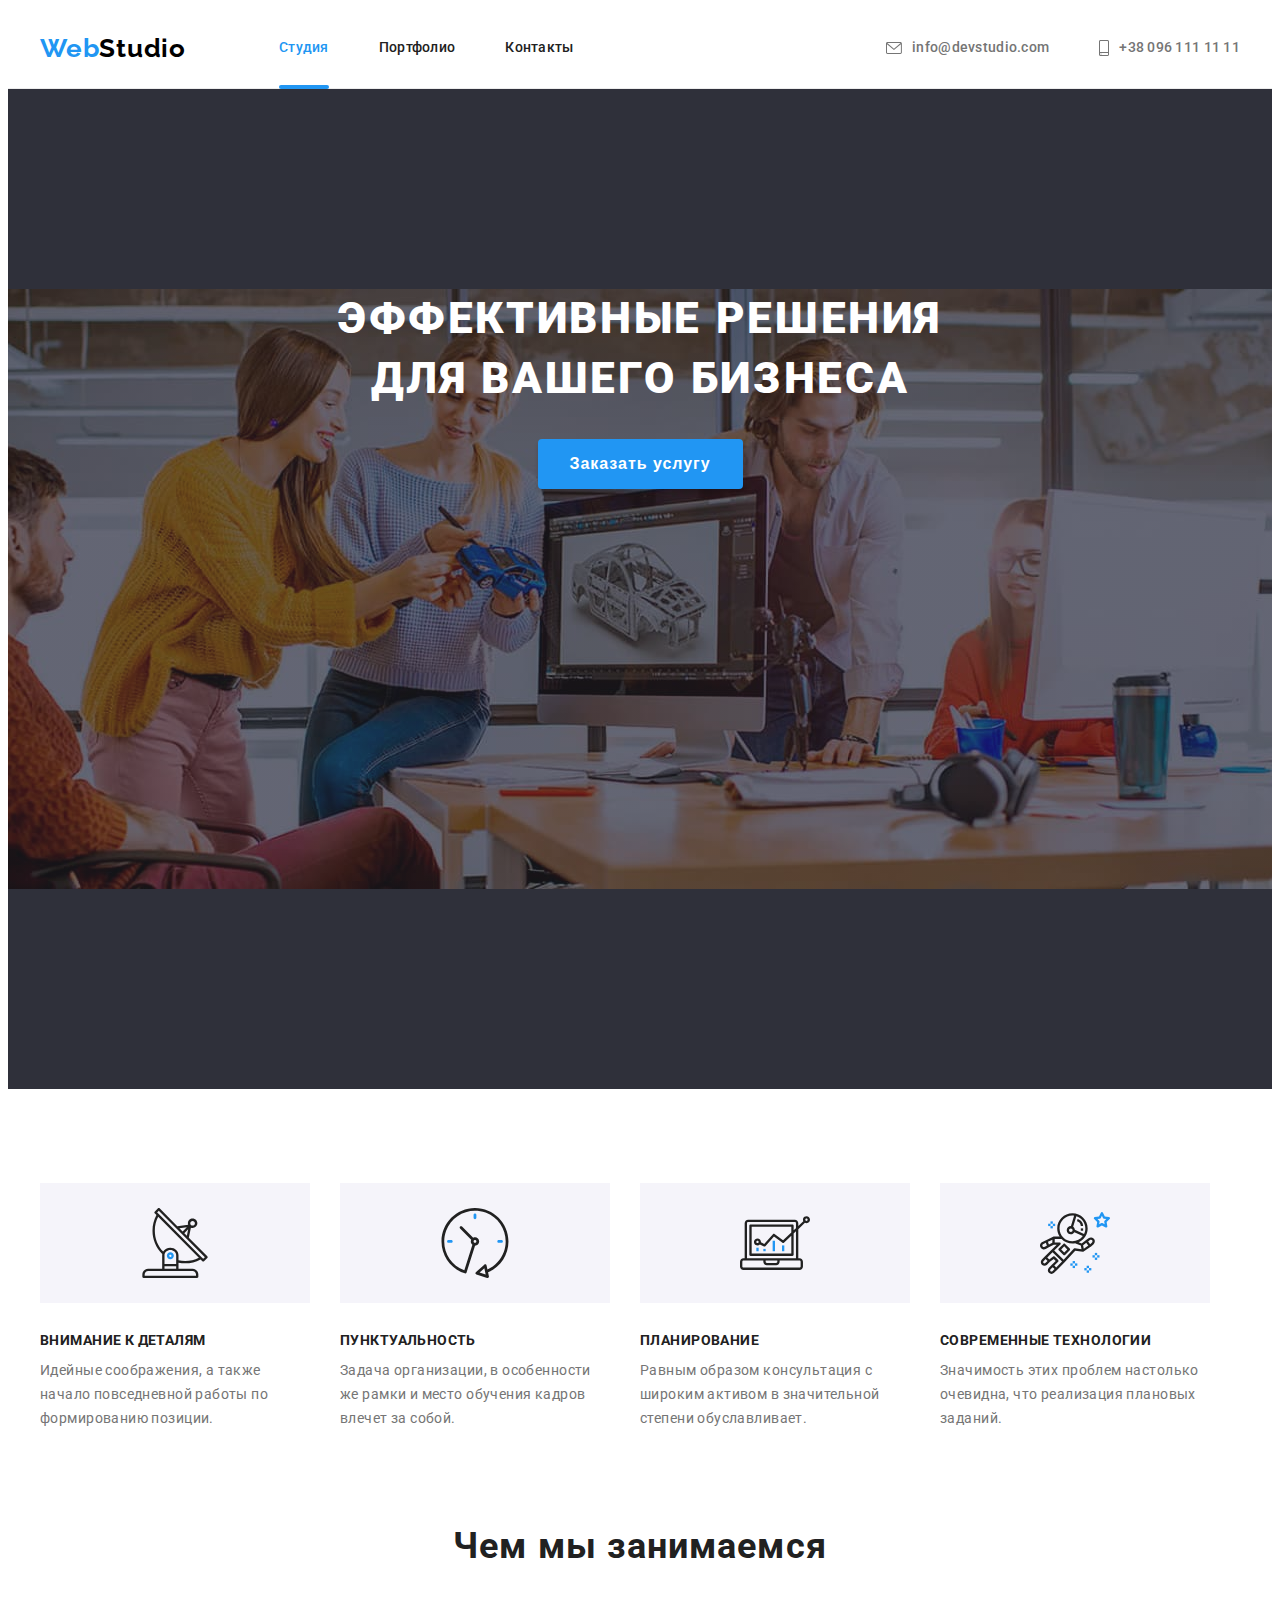
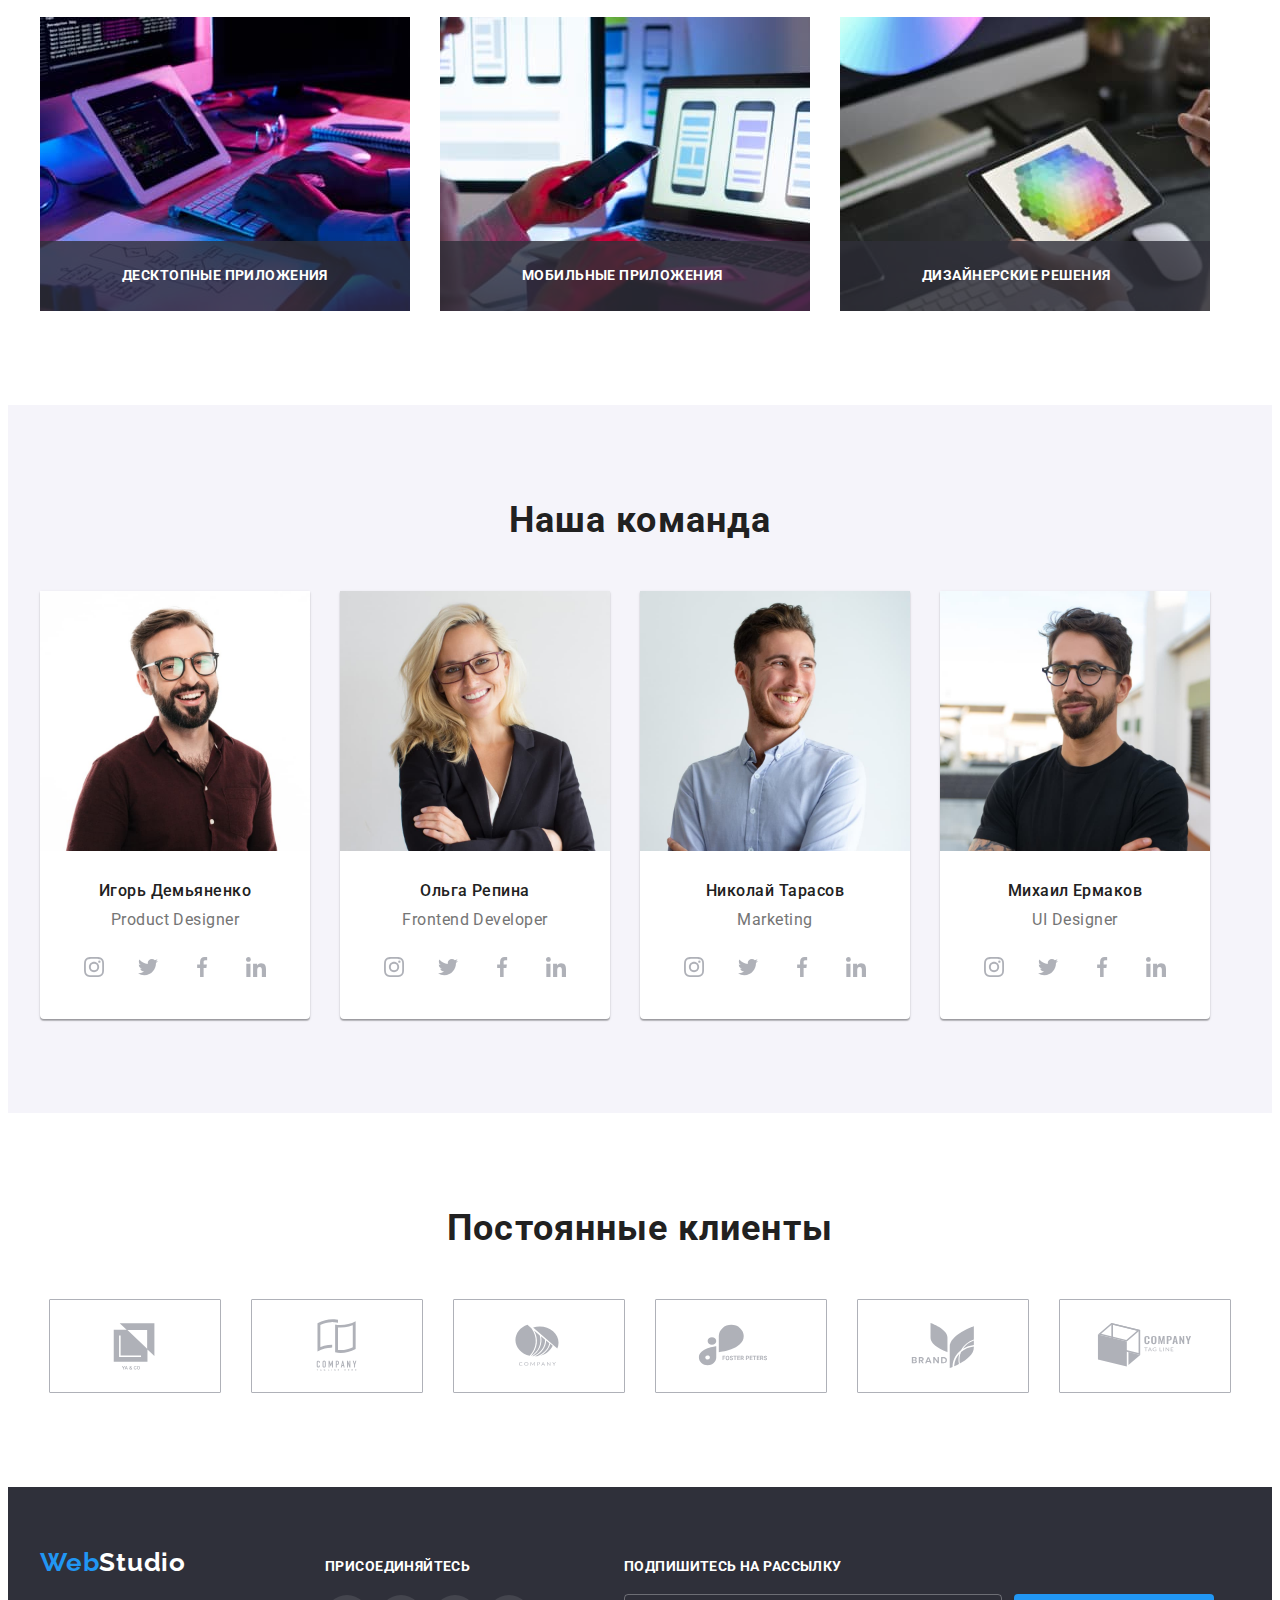
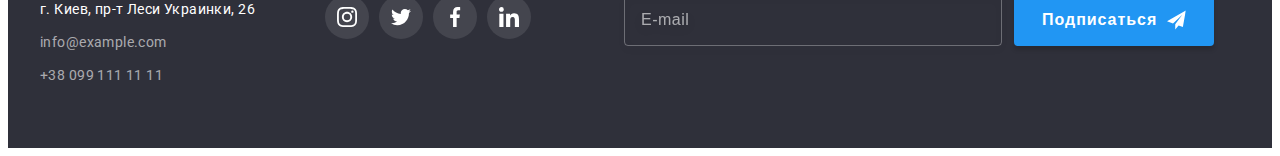
<file: index.html>
<!DOCTYPE html>
<html lang="ru">
  <head>
    <meta charset="UTF-8" />
    <meta http-equiv="X-UA-Compatible" content="IE=edge" />
    <meta name="viewport" content="width=device-width, initial-scale=1.0" />
    <title>Студия</title>

    <!--Fonts-->
    <link rel="preconnect" href="https://fonts.googleapis.com" />
    <link rel="preconnect" href="https://fonts.gstatic.com" crossorigin />
    <link
      href="https://fonts.googleapis.com/css2?family=Raleway:wght@700&family=Roboto:wght@400;500;700;900&display=swap"
      rel="stylesheet"
    />

    <!--Normalize-->
    <link
      rel="stylesheet"
      href="https://cdnjs.cloudflare.com/ajax/libs/modern-normalize/1.1.0/modern-normalize.min.css"
      integrity="sha512-wpPYUAdjBVSE4KJnH1VR1HeZfpl1ub8YT/NKx4PuQ5NmX2tKuGu6U/JRp5y+Y8XG2tV+wKQpNHVUX03MfMFn9Q=="
      crossorigin="anonymous"
      referrerpolicy="no-referrer"
    />

    <!--Styles-->
    <!-- <link rel="stylesheet" href="./css/styles.css" /> -->
    <link rel="stylesheet" href="./css/main.min.css">
  </head>

  <body>
    <!--Шапка сайта-->
    <header class="header">
      <div class="container header__container">
        <a class="site-logo" href="./index.html"><span class="site-logo__web">Web</span>Studio</a>
        <nav>
          <ul class="site-nav list">
            <li class="site-nav__item">
              <a class="site-nav__link site-nav--studio current" href="">Студия</a>
            </li>
            <li class="site-nav__item">
              <a class="site-nav__link" href="./portfolio.html">Портфолио</a>
            </li>
            <li class="site-nav__item">
              <a class="site-nav__link" href="">Контакты</a>
            </li>
          </ul>
        </nav>
        <ul class="auth-nav list">
          <li class="auth-nav__item--mail">
            <a class="auth-nav__link" href="mailto:info@devstudio.com">
              <svg class="auth-nav__icon" width="16" height="12">
                <use href="./images/svg-icon/icons/sprite.svg#icon-envelope"></use>
              </svg>
              info@devstudio.com
            </a>
          </li>
          <li class="auth-nav__item--tel">
            <a class="auth-nav__link" href="tel:+380961111111">
              <svg class="auth-nav__icon" width="10" height="32">
                <use href="./images/svg-icon/icons/sprite.svg#icon-smartphone"></use>
              </svg>
              +38 096 111 11 11</a
            >
          </li>
        </ul>
      </div>
    </header>

    <main>
      <!--Эффективные решения для вашего бизнеса-->
      <section class="hero hero-overlay">
        <div class="container">
          <h1 class="hero-head">Эффективные решения для вашего бизнеса</h1>
          <button class="buttom-order" type="button" data-modal-open>Заказать услугу</button>
          <div class="backdrop is-hidden" data-modal>
            <div class="modal-wrapper">
              <button class="modal-btn" data-modal-close>
                <svg
                  class="modal-btn-focus"
                  xmlns="http://www.w3.org/2000/svg"
                  viewbox="0 0 320 512"
                  width="18"
                  height="18"
                >
                  <path
                    d="M310.6 361.4c12.5 12.5 12.5 32.75 0 45.25C304.4 412.9 296.2 416 288 416s-16.38-3.125-22.62-9.375L160 301.3L54.63 406.6C48.38 412.9 40.19 416 32 416S15.63 412.9 9.375 406.6c-12.5-12.5-12.5-32.75 0-45.25l105.4-105.4L9.375 150.6c-12.5-12.5-12.5-32.75 0-45.25s32.75-12.5 45.25 0L160 210.8l105.4-105.4c12.5-12.5 32.75-12.5 45.25 0s12.5 32.75 0 45.25l-105.4 105.4L310.6 361.4z"
                  />
                </svg>
              </button>

              <!-- <form class="modal-form"></form> -->
              <strong class="form-head"> Оставьте свои данные, мы вам перезвоним </strong>

              <!-- Особисті дані користувача -->
              <form class="modal-form">
                <label class="form-modal-group">
                  <span class="form-modal-label">Имя</span>
                  <input
                    class="form-modal-input"
                    type="text"
                    placeholder=""
                    minlength="3"
                    name="user-name"
                  />
                  <span class="warning">
                    Имя должно состять минимум из 3 символов
                    <svg class="warning-icon" width="15" height="15">
                      <use href=".//images/svg-icon/form-icon/form-sprite.svg#icon-warning"></use>
                    </svg>
                  </span>
                  <span class="error">
                    Вы ввели не коректные данныее
                    <svg class="error-icon" width="15" height="15">
                      <use href=".//images/svg-icon/form-icon/form-sprite.svg#icon-error"></use>
                    </svg>
                  </span>
                  <svg class="form-modal-icon" width="18" height="18">
                    <use href=".//images/svg-icon/form-icon/form-sprite.svg#icon-person"></use>
                  </svg>
                </label>

                <label class="form-modal-group">
                  <span class="form-modal-label">Телефон</span>
                  <input
                    class="form-modal-input"
                    type="tel"
                    id="user-tel"
                    placeholder=""
                    minlength="12"
                    name="user-tel"
                  />
                  <span class="warning">
                    Введите номер телефона в формате +38 099 123 45 67
                    <svg class="warning-icon" width="15" height="15">
                      <use href=".//images/svg-icon/form-icon/form-sprite.svg#icon-warning"></use>
                    </svg>
                  </span>
                  <span class="error">
                    Вы ввели не коректные данныее
                    <svg class="error-icon" width="15" height="15">
                      <use href=".//images/svg-icon/form-icon/form-sprite.svg#icon-error"></use>
                    </svg>
                  </span>
                  <svg class="form-modal-icon" width="18" height="18">
                    <use href=".//images/svg-icon/form-icon/form-sprite.svg#icon-phone"></use>
                  </svg>
                </label>

                <label class="form-modal-group">
                  <span class="form-modal-label">Почта</span>
                  <input
                    class="form-modal-input"
                    type="email"
                    id="user-email"
                    placeholder=""
                    minlength="5"
                    name="user-email"
                  />
                  <span class="warning">
                    Введите email в формате name@gmail.com
                    <svg class="warning-icon" width="15" height="15">
                      <use href=".//images/svg-icon/form-icon/form-sprite.svg#icon-warning"></use>
                    </svg>
                  </span>
                  <span class="error">
                    Вы ввели не коректные данныее
                    <svg class="error-icon" width="15" height="15">
                      <use href=".//images/svg-icon/form-icon/form-sprite.svg#icon-error"></use>
                    </svg>
                  </span>
                  <svg class="form-modal-icon" width="18" height="18">
                    <use href=".//images/svg-icon/form-icon/form-sprite.svg#icon-email"></use>
                  </svg>
                </label>

                <!-- Коментарі (залиште коментар) -->
                <label class="form-modal-group form-modal-group-coment">
                  <span class="form-modal-label">Комментарий</span>
                  <textarea
                    class="form-message"
                    name="form-message"
                    id="user-message"
                    cols="30"
                    rows="3"
                    placeholder="Введите текст"
                  ></textarea>
                </label>

                <!-- Політика приватності (checkbox) -->
                <label class="form-policy-group">
                  <input class="checkbox vissual-hidden" type="checkbox" />
                  <span class="custom-checkbox">
                    <svg class="custom-checkbox-icon" width="16" height="15">
                      <use href=".//images/svg-icon/form-icon/form-sprite.svg#icon-check"></use>
                    </svg>
                  </span>
                  <span class="form-policy-desc">
                    Соглашаюсь с рассылкой и принимаю
                    <a class="form-policy-link" href=""> Условия договора </a>
                  </span>
                </label>

                <!-- Кнопка відправки -->
                <button class="buttom-order submit-btn" type="submit">Oтправить</button>
              </form>
            </div>
          </div>
        </div>
      </section>

      <!--Особенности-->
      <section class="section peculiarities-section">
        <div class="container">
          <h2 class="head vissual-hidden">Особенности</h2>
          <ul class="list peculiarities-list">
            <li class="peculiarties-list-box icon-antenna">
              <h3 class="peculiarities-title">Внимание к деталям</h3>
              <p class="peculiarities-text">
                Идейные соображения, а также начало повседневной работы по формированию позиции.
              </p>
            </li>
            <li class="peculiarties-list-box icon-clock">
              <h3 class="peculiarities-title">Пунктуальность</h3>
              <p class="peculiarities-text">
                Задача организации, в особенности же рамки и место обучения кадров влечет за собой.
              </p>
            </li>
            <li class="peculiarties-list-box icon-diagram">
              <h3 class="peculiarities-title">Планирование</h3>
              <p class="peculiarities-text">
                Равным образом консультация с широким активом в значительной степени обуславливает.
              </p>
            </li>
            <li class="peculiarties-list-box icon-astronaut">
              <h3 class="peculiarities-title">Современные технологии</h3>
              <p class="peculiarities-text">
                Значимость этих проблем настолько очевидна, что реализация плановых заданий.
              </p>
            </li>
          </ul>
        </div>
      </section>

      <!--Чем мы занимаемся-->
      <section class="section">
        <div class="container">
          <h2 class="our-team__head">Чем мы занимаемся</h2>
          <ul class="list section-what-we-do">
            <li class="section-what-we-do-list">
              <img class="" src="./images/img1.jpg" alt="Верстка" width="370" height="294" />
              <p class="list-description">Десктопные приложения</p>
            </li>
            <li class="section-what-we-do-list">
              <img src="./images/img2.jpg" alt="Оптимизация" width="370" height="294" />
              <p class="list-description">Мобильные приложения</p>
            </li>
            <li class="section-what-we-do-list">
              <img src="./images/img3.jpg" alt="Дизайн" width="370" height="294" />
              <p class="list-description">Дизайнерские решения</p>
            </li>
          </ul>
        </div>
      </section>

      <!--Наша команда-->
      <section class="our-team section">
        <div class="container">
          <h2 class="our-team__head">Наша команда</h2>
          <ul class="list our-team__list">
            <li class="our-team__surnames">
              <img src="./images/demianenko.jpg" alt="Игорь Демьяненко" width="270" height="260" />
              <div class="our-team__box">
                <h3 class="our-team__full-name">Игорь Демьяненко</h3>
                <p class="our-team__position" lang="en">Product Designer</p>
                <ul class="socials__list list">
                  <li class="socials__item link">
                    <a
                      class="social__link"
                      href="http://www.instagram.com"
                      target="_blank"
                      rel="noopener noreferrer"
                      aria-label="instagram icon"
                    >
                      <svg class="socials__icon" width="20" height="20">
                        <use href="./images/svg-icon/icons/sprite.svg#icon-instagram"></use>
                      </svg>
                    </a>
                  </li>
                  <li class="socials__item link">
                    <a
                      class="social__link"
                      href="http://twitter.com"
                      target="_blank"
                      rel="noopener noreferrer"
                      aria-label="twitter icon"
                    >
                      <svg class="socials__icon" width="20" height="20">
                        <use href="./images/svg-icon/icons/sprite.svg#icon-twitter"></use>
                      </svg>
                    </a>
                  </li>
                  <li class="socials__item link">
                    <a
                      class="social__link"
                      href="http://www.facebook.com"
                      target="_blank"
                      rel="noopener noreferrer"
                      aria-label="facebook icon"
                    >
                      <svg class="socials__icon" width="20" height="20">
                        <use href="./images/svg-icon/icons/sprite.svg#icon-facebook"></use>
                      </svg>
                    </a>
                  </li>
                  <li class="socials__item link">
                    <a
                      class="social__link"
                      href="http://www.linkedin.com"
                      target="_blank"
                      rel="noopener noreferrer"
                      aria-label="linkedinn icon"
                    >
                      <svg class="socials__icon" width="20" height="20">
                        <use href="./images/svg-icon/icons/sprite.svg#icon-linkedin"></use>
                      </svg>
                    </a>
                  </li>
                </ul>
              </div>
            </li>
            <li class="our-team__surnames">
              <img src="./images/repina.jpg" alt="Ольга Репина" width="270" height="260" />
              <div class="our-team__box">
                <h3 class="our-team__full-name">Ольга Репина</h3>
                <p class="our-team__position" lang="en">Frontend Developer</p>
                <ul class="socials__list list">
                  <li class="socials__item link">
                    <a
                      class="social__link"
                      href="http://www.instagram.com"
                      target="_blank"
                      rel="noopener noreferrer"
                      aria-label="instagram icon"
                    >
                      <svg class="socials__icon" width="20" height="20">
                        <use href="./images/svg-icon/icons/sprite.svg#icon-instagram"></use>
                      </svg>
                    </a>
                  </li>
                  <li class="socials__item link">
                    <a
                      class="social__link"
                      href="http://twitter.com"
                      target="_blank"
                      rel="noopener noreferrer"
                      aria-label="twitter icon"
                    >
                      <svg class="socials__icon" width="20" height="20">
                        <use href="./images/svg-icon/icons/sprite.svg#icon-twitter"></use>
                      </svg>
                    </a>
                  </li>
                  <li class="socials__item link">
                    <a
                      class="social__link"
                      href="http://www.facebook.com"
                      target="_blank"
                      rel="noopener noreferrer"
                      aria-label="facebook icon"
                    >
                      <svg class="socials__icon" width="20" height="20">
                        <use href="./images/svg-icon/icons/sprite.svg#icon-facebook"></use>
                      </svg>
                    </a>
                  </li>
                  <li class="socials__item link">
                    <a
                      class="social__link"
                      href="http://www.linkedin.com"
                      target="_blank"
                      rel="noopener noreferrer"
                      aria-label="linkedinn icon"
                    >
                      <svg class="socials__icon" width="20" height="20">
                        <use href="./images/svg-icon/icons/sprite.svg#icon-linkedin"></use>
                      </svg>
                    </a>
                  </li>
                </ul>
              </div>
            </li>
            <li class="our-team__surnames">
              <img src="./images/tarasov.jpg" alt="Николай Тарасов" width="270" height="260" />
              <div class="our-team__box">
                <h3 class="our-team__full-name">Николай Тарасов</h3>
                <p class="our-team__position" lang="en">Marketing</p>
                <ul class="socials__list list">
                  <li class="socials__item link">
                    <a
                      class="social__link"
                      href="http://www.instagram.com"
                      target="_blank"
                      rel="noopener noreferrer"
                      aria-label="instagram icon"
                    >
                      <svg class="socials__icon" width="20" height="20">
                        <use href="./images/svg-icon/icons/sprite.svg#icon-instagram"></use>
                      </svg>
                    </a>
                  </li>
                  <li class="socials__item link">
                    <a
                      class="social__link"
                      href="http://twitter.com"
                      target="_blank"
                      rel="noopener noreferrer"
                      aria-label="twitter icon"
                    >
                      <svg class="socials__icon" width="20" height="20">
                        <use href="./images/svg-icon/icons/sprite.svg#icon-twitter"></use>
                      </svg>
                    </a>
                  </li>
                  <li class="socials__item link">
                    <a
                      class="social__link"
                      href="http://www.facebook.com"
                      target="_blank"
                      rel="noopener noreferrer"
                      aria-label="facebook icon"
                    >
                      <svg class="socials__icon" width="20" height="20">
                        <use href="./images/svg-icon/icons/sprite.svg#icon-facebook"></use>
                      </svg>
                    </a>
                  </li>
                  <li class="socials__item link">
                    <a
                      class="social__link"
                      href="http://www.linkedin.com"
                      target="_blank"
                      rel="noopener noreferrer"
                      aria-label="linkedinn icon"
                    >
                      <svg class="socials__icon" width="20" height="20">
                        <use href="./images/svg-icon/icons/sprite.svg#icon-linkedin"></use>
                      </svg>
                    </a>
                  </li>
                </ul>
              </div>
            </li>
            <li class="our-team__surnames">
              <img src="./images/ermakov.jpg" alt="Михаил Ермаков" width="270" height="260" />
              <div class="our-team__box">
                <h3 class="our-team__full-name">Михаил Ермаков</h3>
                <p class="our-team__position" lang="en">UI Designer</p>
                <ul class="socials__list list">
                  <li class="socials__item link">
                    <a
                      class="social__link"
                      href="http://www.instagram.com"
                      target="_blank"
                      rel="noopener noreferrer"
                      aria-label="instagram icon"
                    >
                      <svg class="socials__icon" width="20" height="20">
                        <use href="./images/svg-icon/icons/sprite.svg#icon-instagram"></use>
                      </svg>
                    </a>
                  </li>
                  <li class="socials__item link">
                    <a
                      class="social__link"
                      href="http://twitter.com"
                      target="_blank"
                      rel="noopener noreferrer"
                      aria-label="twitter icon"
                    >
                      <svg class="socials__icon" width="20" height="20">
                        <use href="./images/svg-icon/icons/sprite.svg#icon-twitter"></use>
                      </svg>
                    </a>
                  </li>
                  <li class="socials__item link">
                    <a
                      class="social__link"
                      href="http://www.facebook.com"
                      target="_blank"
                      rel="noopener noreferrer"
                      aria-label="facebook icon"
                    >
                      <svg class="socials__icon" width="20" height="20">
                        <use href="./images/svg-icon/icons/sprite.svg#icon-facebook"></use>
                      </svg>
                    </a>
                  </li>
                  <li class="socials__item link">
                    <a
                      class="social__link"
                      href="http://www.linkedin.com"
                      target="_blank"
                      rel="noopener noreferrer"
                      aria-label="linkedinn icon"
                    >
                      <svg class="socials__icon" width="20" height="20">
                        <use href="./images/svg-icon/icons/sprite.svg#icon-linkedin"></use>
                      </svg>
                    </a>
                  </li>
                </ul>
              </div>
            </li>
          </ul>
        </div>
      </section>

      <!-- Постоянные клиенты -->
      <section class="section">
        <div class="container">
          <h2 class="regular-customers-head">Постоянные клиенты</h2>
          <ul class="regular-customers-list list">
            <li class="regular-customers-item">
              <a
                class="regular-customers-link"
                href="http://www.ya&co.com"
                target="_blank"
                rel="noopener noreferrer"
                aria-label="ya&co company icon"
              >
                <svg class="regular-customers-icon" width="106" height="60">
                  <use href="./images/svg-icon/icons/sprite.svg#icon-logo-yaco"></use>
                </svg>
              </a>
            </li>
            <li class="regular-customers-item">
              <a
                class="regular-customers-link"
                href="http://www.farline.com"
                target="_blank"
                rel="noopener noreferrer"
                aria-label="farline company icon"
              >
                <svg class="regular-customers-icon" width="106" height="60">
                  <use href="./images/svg-icon/icons/sprite.svg#icon-logo-company-fagline"></use>
                </svg>
              </a>
            </li>
            <li class="regular-customers-item">
              <a
                class="regular-customers-link"
                href="http://www.company.com"
                target="_blank"
                rel="noopener noreferrer"
                aria-label="company icon"
              >
                <svg class="regular-customers-icon" width="106" height="60">
                  <use href="./images/svg-icon/icons/sprite.svg#icon-logo-company"></use>
                </svg>
              </a>
            </li>
            <li class="regular-customers-item">
              <a
                class="regular-customers-link"
                href="http://www.foster.com"
                target="_blank"
                rel="noopener noreferrer"
                aria-label="foster peters company icon"
              >
                <svg class="regular-customers-icon" width="106" height="60">
                  <use href="./images/svg-icon/icons/sprite.svg#icon-logo-foster-petrs"></use>
                </svg>
              </a>
            </li>
            <li class="regular-customers-item">
              <a
                class="regular-customers-link"
                href="http://www.brand.com"
                target="_blank"
                rel="noopener noreferrer"
                aria-label="brand company icon"
              >
                <svg class="regular-customers-icon" width="106" height="60">
                  <use href="./images/svg-icon/icons/sprite.svg#icon-logo-brand"></use>
                </svg>
              </a>
            </li>
            <li class="regular-customers-item">
              <a
                class="regular-customers-link"
                href="http://www.tag-line.com"
                target="_blank"
                rel="noopener noreferrer"
                aria-label="tag line company icon"
              >
                <svg class="regular-customers-icon" width="106" height="60">
                  <use href="./images/svg-icon/icons/sprite.svg#icon-logo-tag-line"></use>
                </svg>
              </a>
            </li>
          </ul>
        </div>
      </section>
    </main>

    <!--Footer-->
    <footer class="footer">
      <div class="container footer__container">
        <div class="footer__right">
          <a class="site-logo site-logo__footer" href="./index.html"
            ><span class="site-logo__web">Web</span><span class="site-logo__studio">Studio</span></a
          >
          <address class="address-section">
            <p class="address__text">г. Киев, пр-т Леси Украинки, 26</p>
            <ul class="address__list list">
              <li class="address__item--footer">
                <a class="address__link" href="mailto:info@example.com">info@example.com</a>
              </li>
              <li class="address__item--footer">
                <a class="address__link" href="tel:+380991111111">+38 099 111 11 11</a>
              </li>
            </ul>
          </address>
        </div>

        <div class="footer__left">
          <h3 class="join__head">Присоединяйтесь</h3>
          <ul class="list join__list">
            <li class="join__item link">
              <a
                class="join__link"
                href="http://www.instagram.com"
                target="_blank"
                rel="noopener noreferrer"
                aria-label="instagram icon"
              >
                <svg class="join__icon" width="20" height="20">
                  <use href="./images/svg-icon/icons/sprite.svg#icon-instagram"></use>
                </svg>
              </a>
            </li>
            <li class="join__item link">
              <a
                class="join__link"
                href="http://twitter.com"
                target="_blank"
                rel="noopener noreferrer"
                aria-label="twitter icon"
              >
                <svg class="join__icon" width="20" height="20">
                  <use href="./images/svg-icon/icons/sprite.svg#icon-twitter"></use>
                </svg>
              </a>
            </li>
            <li class="join__item link">
              <a
                class="join__link"
                href="http://www.facebook.com"
                target="_blank"
                rel="noopener noreferrer"
                aria-label="facebook icon"
              >
                <svg class="join__icon" width="20" height="20">
                  <use href="./images/svg-icon/icons/sprite.svg#icon-facebook"></use>
                </svg>
              </a>
            </li>
            <li class="join__item link">
              <a
                class="join__link"
                href="http://www.linkedin.com"
                target="_blank"
                rel="noopener noreferrer"
                aria-label="linkedinn icon"
              >
                <svg class="join__icon" width="20" height="20">
                  <use href="./images/svg-icon/icons/sprite.svg#icon-linkedin"></use>
                </svg>
              </a>
            </li>
          </ul>
        </div>

        <div class="contact-form">
          <p class="contact-form__name">Подпишитесь на рассылку</p>
          <form class="contact-form__form" name="footer-contact-form">
            <label class="contact-form__group">
              <input
                class="contact-form__input"
                type="email"
                id="footer-user-name"
                name="footer-user-name"
                placeholder="E-mail"
              />
            </label>
            <button class="contact-form__buttom" type="submit">
              Подписаться
              <svg class="contact-form__icon" width="24" height="24">
                <use href=".//images/svg-icon/form-icon/form-sprite.svg#icon-iconsend"></use>
              </svg>
            </button>
          </form>
        </div>
      </div>
    </footer>

    <script src="./js/modal.js"></script>
  </body>
</html>
</file>
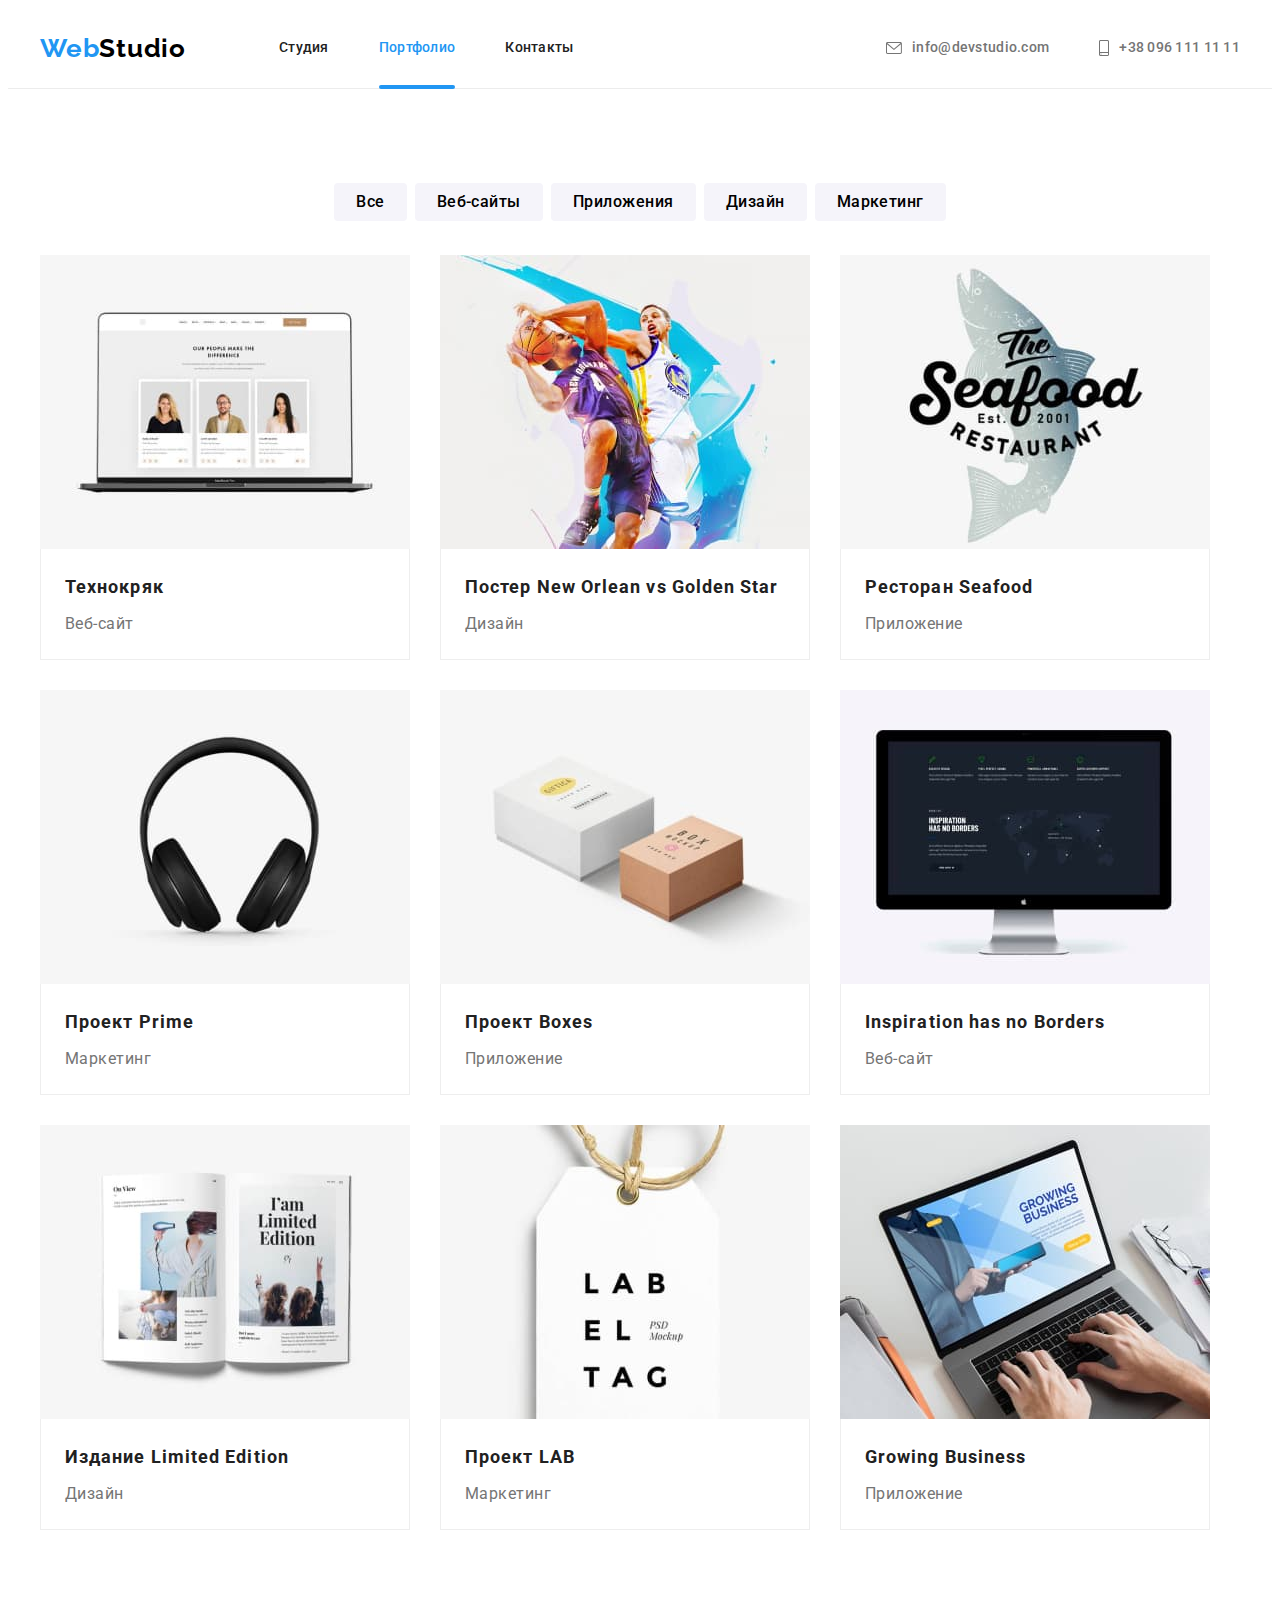
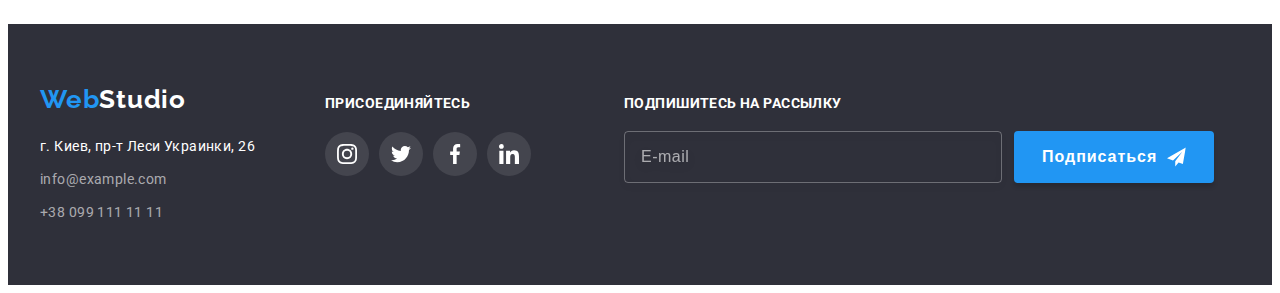
<file: portfolio.html>
<!DOCTYPE html>
<html lang="ru">
  <head>
    <meta charset="UTF-8" />
    <meta http-equiv="X-UA-Compatible" content="IE=edge" />
    <meta name="viewport" content="width=device-width, initial-scale=1.0" />
    <title>Портфолио</title>

    <!--Fonts-->
    <link rel="preconnect" href="https://fonts.googleapis.com" />
    <link rel="preconnect" href="https://fonts.gstatic.com" crossorigin />
    <link
      href="https://fonts.googleapis.com/css2?family=Raleway:wght@700&family=Roboto:wght@400;500;700;900&display=swap"
      rel="stylesheet"
    />

    <!--Normalize-->
    <link
      rel="stylesheet"
      href="https://cdnjs.cloudflare.com/ajax/libs/modern-normalize/1.1.0/modern-normalize.min.css"
      integrity="sha512-wpPYUAdjBVSE4KJnH1VR1HeZfpl1ub8YT/NKx4PuQ5NmX2tKuGu6U/JRp5y+Y8XG2tV+wKQpNHVUX03MfMFn9Q=="
      crossorigin="anonymous"
      referrerpolicy="no-referrer"
    />

    <!--Styles-->
    <!-- <link rel="stylesheet" href="./css/styles.css" /> -->
    <link rel="stylesheet" href="./css/main.min.css">
  </head>

  <body>
    <!--Шапка сайта-->
    <header class="header">
      <div class="container header__container">
        <a class="site-logo" href="./index.html"
          ><span class="site-logo__web">Web</span>Studio</a
        >
        <nav>
          <ul class="site-nav list">
            <li class="site-nav__item">
              <a class="site-nav__link" href="./index.html">Студия</a>
            </li>
            <li class="site-nav__item">
              <a
                class="site-nav__link site-nav--portfolio current"
                href="./portfolio.html"
                >Портфолио</a
              >
            </li>
            <li class="site-nav__item">
              <a class="site-nav__link" href="">Контакты</a>
            </li>
          </ul>
        </nav>
        <ul class="auth-nav list">
          <li class="auth-nav__item--mail">
            <a class="auth-nav__link" href="mailto:info@devstudio.com">
              <svg class="auth-nav__icon" width="16" height="12">
                <use
                  href="./images/svg-icon/icons/sprite.svg#icon-envelope"
                ></use>
              </svg>
              info@devstudio.com
            </a>
          </li>
          <li class="auth-nav__item--tel">
            <a class="auth-nav__link" href="tel:+380961111111">
              <svg class="auth-nav__icon" width="10" height="32">
                <use
                  href="./images/svg-icon/icons/sprite.svg#icon-smartphone"
                ></use>
              </svg>
              +38 096 111 11 11</a
            >
          </li>
        </ul>
      </div>
    </header>

    <main>
      <section class="section">
        <div class="container">
          <h2 class="vissual-hidden">Кнопки навигации</h2>
          <ul class="list porfolio-navigation-list">
            <li class="portfolio-navigation-item">
              <button class="porfolio-navigation-buttom" type="button">
                Все
              </button>
            </li>
            <li class="portfolio-navigation-item">
              <button class="porfolio-navigation-buttom" type="button">
                Веб-сайты
              </button>
            </li>
            <li class="portfolio-navigation-item">
              <button class="porfolio-navigation-buttom" type="button">
                Приложения
              </button>
            </li>
            <li class="portfolio-navigation-item">
              <button class="porfolio-navigation-buttom" type="button">
                Дизайн
              </button>
            </li>
            <li class="portfolio-navigation-item">
              <button class="porfolio-navigation-buttom" type="button">
                Маркетинг
              </button>
            </li>
          </ul>

          <h2 class="vissual-hidden">Проекти</h2>
          <ul class="list portfolio-projects">
            <li class="portfolio-projects-list">
              <a class="portfolio-list-link" href="">
                <div class="img-container">
                  <img
                    class="portfolio-img"
                    src="./images/portfolio-images/Технокряк.jpg"
                    alt="Технокряк"
                    width="370"
                    height="294"
                  />
                  <p class="portfolio-text">
                    Ресурс предлагает комплексные предложения с разным уровнем
                    функционала и сервисов. Все это позволит посетителю получить
                    исчерпывающие сведения о компании или частном лице.
                  </p>
                </div>
                <div class="border-size">
                  <h3 class="project-name">Технокряк</h3>
                  <p class="project-class">Веб-сайт</p>
                </div>
              </a>
            </li>

            <li class="portfolio-projects-list">
              <a class="portfolio-list-link" href="">
                <div class="img-container">
                  <img
                    class="portfolio-img"
                    src="./images/portfolio-images/Постер.jpg"
                    alt="Постер New Orlean vs Golden Star"
                    width="370"
                    height="294"
                  />
                  <p class="portfolio-text">
                    Ресурс предлагает комплексные предложения с разным уровнем
                    функционала и сервисов. Все это позволит посетителю получить
                    исчерпывающие сведения о компании или частном лице.
                  </p>
                </div>
                <div class="border-size">
                  <h3 class="project-name">
                    Постер <span lang="en">New Orlean vs Golden Star</span>
                  </h3>
                  <p class="project-class">Дизайн</p>
                </div>
              </a>
            </li>

            <li class="portfolio-projects-list">
              <a class="portfolio-list-link" href="">
                <div class="img-container">
                  <img
                    class="portfolio-img"
                    src="./images/portfolio-images/Seafood.jpg"
                    alt="Ресторан Seafood"
                    width="370"
                    height="294"
                  />
                  <p class="portfolio-text">
                    Ресурс предлагает комплексные предложения с разным уровнем
                    функционала и сервисов. Все это позволит посетителю получить
                    исчерпывающие сведения о компании или частном лице.
                  </p>
                </div>
                <div class="border-size">
                  <h3 class="project-name">
                    Ресторан <span lang="en">Seafood</span>
                  </h3>
                  <p class="project-class">Приложение</p>
                </div>
              </a>
            </li>

            <li class="portfolio-projects-list">
              <a class="portfolio-list-link" href="">
                <div class="img-container">
                  <img
                    class="portfolio-img"
                    src="./images/portfolio-images/Prime.jpg"
                    alt="Проект Prime"
                    width="370"
                    height="294"
                  />
                  <p class="portfolio-text">
                    Ресурс предлагает комплексные предложения с разным уровнем
                    функционала и сервисов. Все это позволит посетителю получить
                    исчерпывающие сведения о компании или частном лице.
                  </p>
                </div>
                <div class="border-size">
                  <h3 class="project-name">
                    Проект <span lang="en">Prime</span>
                  </h3>
                  <p class="project-class">Маркетинг</p>
                </div>
              </a>
            </li>

            <li class="portfolio-projects-list">
              <a class="portfolio-list-link" href="">
                <div class="img-container">
                  <img
                    class="portfolio-img"
                    src="./images/portfolio-images/Boxes.jpg"
                    alt="Проект Boxes"
                    width="370"
                    height="294"
                  />
                  <p class="portfolio-text">
                    Ресурс предлагает комплексные предложения с разным уровнем
                    функционала и сервисов. Все это позволит посетителю получить
                    исчерпывающие сведения о компании или частном лице.
                  </p>
                </div>
                <div class="border-size">
                  <h3 class="project-name">
                    Проект <span lang="en">Boxes</span>
                  </h3>
                  <p class="project-class">Приложение</p>
                </div>
              </a>
            </li>

            <li class="portfolio-projects-list">
              <a class="portfolio-list-link" href="">
                <div class="img-container">
                  <img
                    class="portfolio-img"
                    src="./images/portfolio-images/Inspiration.jpg"
                    alt="Inspiration has no Borders"
                    width="370"
                    height="294"
                  />
                  <p class="portfolio-text">
                    Ресурс предлагает комплексные предложения с разным уровнем
                    функционала и сервисов. Все это позволит посетителю получить
                    исчерпывающие сведения о компании или частном лице.
                  </p>
                </div>
                <div class="border-size">
                  <h3 class="project-name" lang="en">
                    Inspiration has no Borders
                  </h3>
                  <p class="project-class">Веб-сайт</p>
                </div>
              </a>
            </li>

            <li class="portfolio-projects-list">
              <a class="portfolio-list-link" href="">
                <div class="img-container">
                  <img
                    class="portfolio-img"
                    src="./images/portfolio-images/Издание.jpg"
                    alt="Издание Limited Edition"
                    width="370"
                    height="294"
                  />
                  <p class="portfolio-text">
                    Ресурс предлагает комплексные предложения с разным уровнем
                    функционала и сервисов. Все это позволит посетителю получить
                    исчерпывающие сведения о компании или частном лице.
                  </p>
                </div>
                <div class="border-size">
                  <h3 class="project-name">
                    Издание <span lang="en">Limited Edition</span>
                  </h3>
                  <p class="project-class">Дизайн</p>
                </div>
              </a>
            </li>

            <li class="portfolio-projects-list">
              <a class="portfolio-list-link" href="">
                <div class="img-container">
                  <img
                    class="portfolio-img"
                    src="./images/portfolio-images/LAB.jpg"
                    alt="Проект LAB"
                    width="370"
                    height="294"
                  />
                  <p class="portfolio-text">
                    Ресурс предлагает комплексные предложения с разным уровнем
                    функционала и сервисов. Все это позволит посетителю получить
                    исчерпывающие сведения о компании или частном лице.
                  </p>
                </div>
                <div class="border-size">
                  <h3 class="project-name">
                    Проект <span lang="en">LAB</span>
                  </h3>
                  <p class="project-class">Маркетинг</p>
                </div>
              </a>
            </li>

            <li class="portfolio-projects-list">
              <a class="portfolio-list-link" href="">
                <div class="img-container">
                  <img
                    class="portfolio-img"
                    src="./images/portfolio-images/GrowingBusiness.jpg"
                    alt="Growing Business"
                    width="370"
                    height="294"
                  />
                  <p class="portfolio-text">
                    Ресурс предлагает комплексные предложения с разным уровнем
                    функционала и сервисов. Все это позволит посетителю получить
                    исчерпывающие сведения о компании или частном лице.
                  </p>
                </div>
                <div class="border-size">
                  <h3 class="project-name" lang="en">Growing Business</h3>
                  <p class="project-class">Приложение</p>
                </div>
              </a>
            </li>
          </ul>
        </div>
      </section>
    </main>

    <!--Footer-->
    <footer class="footer">
      <div class="container footer__container">
        <div class="footer__right">
          <a class="site-logo site-logo__footer" href="./index.html"
            ><span class="site-logo__web">Web</span><span class="site-logo__studio">Studio</span></a
          >
          <address class="address-section">
            <p class="address__text">г. Киев, пр-т Леси Украинки, 26</p>
            <ul class="address__list list">
              <li class="address__item--footer">
                <a class="address__link" href="mailto:info@example.com"
                  >info@example.com</a
                >
              </li>
              <li class="address__link--footer">
                <a class="address__link" href="tel:+380991111111"
                  >+38 099 111 11 11</a
                >
              </li>
            </ul>
          </address>
        </div>

        <div class="footer__left">
          <h3 class="join__head">Присоединяйтесь</h3>
          <ul class="list join__list">
            <li class="join__item link">
              <a
                class="join__link"
                href="http://"
                target="_blank"
                rel="noopener noreferrer"
                aria-label="instagram icon"
              >
                <svg class="join__icon" width="20" height="20">
                  <use
                    href="./images/svg-icon/icons/sprite.svg#icon-instagram"
                  ></use>
                </svg>
              </a>
            </li>
            <li class="join__item link">
              <a
                class="join__link"
                href="http://"
                target="_blank"
                rel="noopener noreferrer"
                aria-label="twitter icon"
              >
                <svg class="join__icon" width="20" height="20">
                  <use
                    href="./images/svg-icon/icons/sprite.svg#icon-twitter"
                  ></use>
                </svg>
              </a>
            </li>
            <li class="join__item link">
              <a
                class="join__link"
                href="http://"
                target="_blank"
                rel="noopener noreferrer"
                aria-label="facebook icon"
              >
                <svg class="join__icon" width="20" height="20">
                  <use
                    href="./images/svg-icon/icons/sprite.svg#icon-facebook"
                  ></use>
                </svg>
              </a>
            </li>
            <li class="join__item link">
              <a
                class="join__link"
                href="http://"
                target="_blank"
                rel="noopener noreferrer"
                aria-label="linkedinn icon"
              >
                <svg class="join__icon" width="20" height="20">
                  <use
                    href="./images/svg-icon/icons/sprite.svg#icon-linkedin"
                  ></use>
                </svg>
              </a>
            </li>
          </ul>
        </div>

        <div class="contact-form">
          <p class="contact-form__name">Подпишитесь на рассылку</p>
          <form class="contact-form__form" name="footer-contact-form">
            <label class="contact-form__group">
              <input
                class="contact-form__input"
                type="email"
                id="footer-user-name"
                name="footer-user-name"
                placeholder="E-mail"
              />
            </label>
            <button class="contact-form__buttom" type="submit">
              Подписаться
              <svg class="contact-form__icon" width="24" height="24">
                <use
                  href=".//images/svg-icon/form-icon/form-sprite.svg#icon-iconsend"
                ></use>
              </svg>
            </button>
          </form>
        </div>
        
      </div>
    </footer>
  </body>
</html>
</file>
<file: css/styles.css>
/*#region HEADER*/

/*#endregion*/

/*#region SECTION HERO*/

/*#endregion*/

/*#region SECTION PECULIARITIES*/

/*#endregion*/

/*#region SECTION WHAT ARE WE DOING*/


/*#endregion*/

/*#region SECTION OUR TEAM*/



/*#endregion*/

/*#region SECTION PORTFOLIO*/



/*#endregion*/

/*#region REGULAR CUSTOMERS*/

/*#endregion*/

/*#region FOOTER*/


/*#endregion*/
</file>
<file: css/main.min.css>
:root{--main-font: "Roboto", sans-serif;--secondary-font: "Raleway", sans-serif;--accent-color: #2196f3;--duration: 250ms;--timing-function: cubic-bezier(0.4, 0, 0.2, 1)}.vissual-hidden{position:absolute;white-space:nowrap;width:1px;height:1px;overflow:hidden;border:0;padding:0;margin:-1px;clip:rect(0 0 0 0);-webkit-clip-path:inset(50%);clip-path:inset(50%)}body{background:#ffffff;font-family:var(--main-font);color:#212121}.section{padding-top:94px;padding-bottom:94px}.list{list-style:none;margin:0;padding:0}h1,h2,h3,p{margin:0}ul,ol{margin:0;padding:0}img{display:block;max-width:100%;height:auto}.container{width:1200px;padding-left:15px;padding-right:15px;margin-left:auto;margin-right:auto}.buttom-order{font-weight:700;font-size:16px;line-height:1.87;letter-spacing:0.06em;color:#ffffff;background:#2196f3;-webkit-box-shadow:0px 4px 4px rgba(0,0,0,0.15);box-shadow:0px 4px 4px rgba(0,0,0,0.15);border-radius:4px;cursor:pointer;padding:10px 32px;margin-right:auto;margin-left:auto;margin-top:30px;min-width:200px;min-height:50px;max-width:220px;border:none}.buttom-order:hover,.buttom-order:focus{background-color:#188ce8;-webkit-transition:-webkit-transform var(--duration) var(--timing-function);transition:-webkit-transform var(--duration) var(--timing-function);transition:transform var(--duration) var(--timing-function);transition:transform var(--duration) var(--timing-function), -webkit-transform var(--duration) var(--timing-function)}.socials__list{display:-webkit-box;display:-ms-flexbox;display:flex;-webkit-box-pack:center;-ms-flex-pack:center;justify-content:center;-webkit-box-align:center;-ms-flex-align:center;align-items:center}.social__link{width:44px;height:44px;background-color:#ffffff;border-radius:50%;display:-webkit-box;display:-ms-flexbox;display:flex;-webkit-box-align:center;-ms-flex-align:center;align-items:center;-webkit-box-pack:center;-ms-flex-pack:center;justify-content:center;-webkit-transition:background-color var(--duration) var(--timing-function);transition:background-color var(--duration) var(--timing-function)}.social__link:hover,.social__link:focus{background-color:#2196f3;-webkit-transition:background-color var(--duration) var(--timing-function);transition:background-color var(--duration) var(--timing-function)}.social__link:hover .socials__icon,.social__link:focus .socials__icon{fill:#ffffff;-webkit-transition:fill var(--duration) var(--timing-function);transition:fill var(--duration) var(--timing-function)}.socials__item{margin-right:10px}.socials__item:last-child{margin-right:0}.socials__icon{fill:#afb1b8}.site-logo{font-family:var(--secondary-font);font-weight:700;font-size:26px;line-height:1.19;letter-spacing:0.03em;color:#000000;text-decoration:none;margin-right:93px}.site-logo__web{color:#2196f3}.site-logo__footer{margin-right:0;margin-bottom:20px;display:block}.site-logo__studio{font-weight:700;font-size:26px;line-height:1.19;letter-spacing:0.03em;color:#ffffff}.backdrop{position:fixed;background-color:rgba(0,0,0,0.2);width:100%;height:100%;top:0;left:0;-webkit-transition:opacity var(--duration) var(--timing-function),visibility var(--duration) var(--timing-function);transition:opacity var(--duration) var(--timing-function),visibility var(--duration) var(--timing-function);z-index:3}.backdrop.is-hidden{opacity:0;pointer-events:none;visibility:hidden}.modal-wrapper{position:absolute;background-color:#ffffff;width:528px;height:581px;padding:40px;border-radius:4px;-webkit-transform:translate(-50%, -50%);transform:translate(-50%, -50%);-webkit-box-shadow:0px 1px 3px rgba(0,0,0,0.12),0px 1px 1px rgba(0,0,0,0.14),0px 2px 1px rgba(0,0,0,0.2);box-shadow:0px 1px 3px rgba(0,0,0,0.12),0px 1px 1px rgba(0,0,0,0.14),0px 2px 1px rgba(0,0,0,0.2);left:50%;top:50%;-webkit-transform:translate(-50%, -50%) scale(1);transform:translate(-50%, -50%) scale(1);-webkit-transition:-webkit-transform var(--duration) var(--timing-function);transition:-webkit-transform var(--duration) var(--timing-function);transition:transform var(--duration) var(--timing-function);transition:transform var(--duration) var(--timing-function), -webkit-transform var(--duration) var(--timing-function)}.modal-btn{position:absolute;top:8px;right:8px;cursor:pointer;border:1px solid rgba(0,0,0,0.1);border-radius:50%;background:#ffffff;width:30px;height:30px;display:-webkit-box;display:-ms-flexbox;display:flex;-webkit-box-align:center;-ms-flex-align:center;align-items:center;-webkit-box-pack:center;-ms-flex-pack:center;justify-content:center;padding:0}.modal-btn:hover .modal-btn-focus,.modal-btn:focus .modal-btn-focus{fill:#2196f3}.modal-form{text-align:left;margin-top:0em}.form-head{font-weight:700;font-size:20px;line-height:1.15;text-align:center;letter-spacing:0.03em;color:#212121;margin-bottom:12px;display:block}.form-modal-group{display:block;margin-bottom:10px;position:relative}.form-modal-group:hover .form-modal-icon,.form-modal-group:focus .form-modal-icon{cursor:pointer;fill:#2196f3;-webkit-transition:fill var(--duration) var(--timing-function);transition:fill var(--duration) var(--timing-function)}.form-modal-group:focus-within .form-modal-icon{fill:var(--accent-color)}.form-modal-group:hover .form-message,.form-modal-group:focus .form-message{border:1px solid #2196f3;-webkit-transition:border-color var(--duration) var(--timing-function);transition:border-color var(--duration) var(--timing-function)}.form-modal-group:hover .form-message::-webkit-input-placeholder,.form-modal-group:focus .form-message::-webkit-input-placeholder{font-weight:400;font-size:14px;line-height:1.14;letter-spacing:0.01em;color:rgba(117,117,117,0.5);-webkit-transition:var(--duration) var(--timing-function);transition:var(--duration) var(--timing-function)}.form-modal-group:hover .form-message:-ms-input-placeholder,.form-modal-group:focus .form-message:-ms-input-placeholder{font-weight:400;font-size:14px;line-height:1.14;letter-spacing:0.01em;color:rgba(117,117,117,0.5);-webkit-transition:var(--duration) var(--timing-function);transition:var(--duration) var(--timing-function)}.form-modal-group:hover .form-message::-ms-input-placeholder,.form-modal-group:focus .form-message::-ms-input-placeholder{font-weight:400;font-size:14px;line-height:1.14;letter-spacing:0.01em;color:rgba(117,117,117,0.5);-webkit-transition:var(--duration) var(--timing-function);transition:var(--duration) var(--timing-function)}.form-modal-group:hover .form-message::placeholder,.form-modal-group:focus .form-message::placeholder{font-weight:400;font-size:14px;line-height:1.14;letter-spacing:0.01em;color:rgba(117,117,117,0.5);-webkit-transition:var(--duration) var(--timing-function);transition:var(--duration) var(--timing-function)}.form-modal-group:focus .form-modal-icon{color:var(--accent-color)}.form-modal-group-coment{margin-bottom:20px}.form-policy-group{display:block;margin-bottom:30px}.form-modal-icon{position:absolute;bottom:14px;left:10px;fill:#212121;-webkit-transition:fill var(--duration) var(--timing-function);transition:fill var(--duration) var(--timing-function)}.form-modal-label{font-weight:400;font-size:12px;line-height:1.17;letter-spacing:0.01em;color:#757575;display:block;margin-bottom:4px}.form-modal-input{width:100%;padding:11px 11px 11px 36px;cursor:pointer;border:1px solid rgba(33,33,33,0.2);border-radius:4px;outline:transparent}.form-modal-input:hover,.form-modal-input:focus{border:1px solid #2196f3;-webkit-transition:border-color var(--duration) var(--timing-function);transition:border-color var(--duration) var(--timing-function)}.form-modal-input:focus ~ .warning{opacity:1}.form-modal-input:focus+.form-modal-icon{fill:var(--accent-color)}.form-modal-input:focus{border:1px solid #2196f3;fill:var(--accent-color)}.form-modal-input:not(:placeholder-shown) ~ .warning{opacity:0}.form-modal-input:invalid ~ .error{opacity:1}.warning,.error{position:absolute;bottom:-14px;left:10px;width:90%;display:-webkit-box;display:-ms-flexbox;display:flex;-webkit-box-align:center;-ms-flex-align:center;align-items:center;-webkit-box-pack:justify;-ms-flex-pack:justify;justify-content:space-between;font-size:10px;-webkit-transition:var(--duration) var(--timing-function);transition:var(--duration) var(--timing-function)}.warning-icon,.error-icon{display:-webkit-inline-box;display:-ms-inline-flexbox;display:inline-flex;fill:currentColor}.error{color:#e22f37;opacity:0}.warning{color:#ffc039;opacity:0}.form-message{resize:none;width:100%;border-radius:4px;outline:transparent;cursor:pointer;padding:12px 16px;border:1px solid rgba(33,33,33,0.2)}.form-message::-webkit-input-placeholder{font-weight:400;font-size:12px;line-height:1.17;letter-spacing:0.01em;color:rgba(117,117,117,0.5);-webkit-transition:var(--duration) var(--timing-function);transition:var(--duration) var(--timing-function)}.form-message:-ms-input-placeholder{font-weight:400;font-size:12px;line-height:1.17;letter-spacing:0.01em;color:rgba(117,117,117,0.5);-webkit-transition:var(--duration) var(--timing-function);transition:var(--duration) var(--timing-function)}.form-message::-ms-input-placeholder{font-weight:400;font-size:12px;line-height:1.17;letter-spacing:0.01em;color:rgba(117,117,117,0.5);-webkit-transition:var(--duration) var(--timing-function);transition:var(--duration) var(--timing-function)}.form-message::placeholder{font-weight:400;font-size:12px;line-height:1.17;letter-spacing:0.01em;color:rgba(117,117,117,0.5);-webkit-transition:var(--duration) var(--timing-function);transition:var(--duration) var(--timing-function)}.form-message:focus{border:1px solid #2196f3}.form-policy-group{display:-webkit-box;display:-ms-flexbox;display:flex;-webkit-box-align:center;-ms-flex-align:center;align-items:center;-webkit-box-pack:center;-ms-flex-pack:center;justify-content:center}.custom-checkbox{width:16px;height:15px;display:-webkit-box;display:-ms-flexbox;display:flex;-webkit-box-align:center;-ms-flex-align:center;align-items:center;-webkit-box-pack:center;-ms-flex-pack:center;justify-content:center;outline:2px solid #212121;border-radius:1px;margin-right:7px;-webkit-transition:background-color var(--duration) var(--timing-function);transition:background-color var(--duration) var(--timing-function)}.custom-checkbox-icon{opacity:0;fill:#ffffff;-webkit-transition:opacity var(--duration) var(--timing-function);transition:opacity var(--duration) var(--timing-function)}.checkbox:checked+.custom-checkbox{background-color:var(--accent-color)}.checkbox:checked+.custom-checkbox{outline:2px solid #2196f3}.checkbox:hover+.custom-checkbox,.checkbox:focus+.custom-checkbox{outline:2px solid #2196f3}.checkbox:checked+.custom-checkbox .custom-checkbox-icon{opacity:1}.checkbox:hover+.custom-checkbox .custom-checkbox-icon,.checkbox:focus+.custom-checkbox .custom-checkbox-icon{opacity:1}.form-policy-desc{font-weight:400;font-size:14px;line-height:1.71;letter-spacing:0.03em;color:#757575}.form-policy-link{color:#2196f3}.submit-btn{margin-top:0;margin-bottom:40px;display:-webkit-box;display:-ms-flexbox;display:flex;-ms-flex-line-pack:center;align-content:center;-webkit-box-pack:center;-ms-flex-pack:center;justify-content:center}.contact-form{width:570px}.contact-form__group{margin-right:12px}.contact-form__name{font-weight:700;font-size:14px;line-height:16px;letter-spacing:0.03em;text-transform:uppercase;color:#ffffff;margin-bottom:20px}.contact-form__form{display:-webkit-box;display:-ms-flexbox;display:flex;text-align:center}.contact-form__input{background-color:transparent;width:358px;cursor:pointer;border:1px solid rgba(255,255,255,0.3);-webkit-filter:drop-shadow(0px 4px 4px rgba(0,0,0,0.15));filter:drop-shadow(0px 4px 4px rgba(0,0,0,0.15));border-radius:4px;padding-left:16px;padding-top:15px;padding-bottom:15px;outline:none;font-weight:400;font-size:16px;line-height:20px;display:-webkit-box;display:-ms-flexbox;display:flex;-webkit-box-align:center;-ms-flex-align:center;align-items:center;letter-spacing:0.03em;color:#fff}.contact-form__input::-webkit-input-placeholder{font-weight:400;font-size:16px;line-height:20px;display:-webkit-box;display:flex;-webkit-box-align:center;align-items:center;letter-spacing:0.03em;color:rgba(255,255,255,0.6)}.contact-form__input:-ms-input-placeholder{font-weight:400;font-size:16px;line-height:20px;display:-ms-flexbox;display:flex;-ms-flex-align:center;align-items:center;letter-spacing:0.03em;color:rgba(255,255,255,0.6)}.contact-form__input::-ms-input-placeholder{font-weight:400;font-size:16px;line-height:20px;display:-ms-flexbox;display:flex;-ms-flex-align:center;align-items:center;letter-spacing:0.03em;color:rgba(255,255,255,0.6)}.contact-form__input::placeholder{font-weight:400;font-size:16px;line-height:20px;display:-webkit-box;display:-ms-flexbox;display:flex;-webkit-box-align:center;-ms-flex-align:center;align-items:center;letter-spacing:0.03em;color:rgba(255,255,255,0.6)}.contact-form__buttom{font-weight:700;font-size:16px;line-height:1.87;display:-webkit-box;display:-ms-flexbox;display:flex;-webkit-box-align:center;-ms-flex-align:center;align-items:center;text-align:center;letter-spacing:0.06em;border:none;color:#ffffff;background:#2196f3;-webkit-box-shadow:0px 4px 4px rgba(0,0,0,0.15);box-shadow:0px 4px 4px rgba(0,0,0,0.15);border-radius:4px;cursor:pointer;padding:10px 28px;min-height:50px;max-width:220px;min-width:200px}.contact-form__icon{fill:#ffff;right:18px;margin-left:10px}.porfolio-navigation-list{display:-webkit-box;display:-ms-flexbox;display:flex;-webkit-box-align:center;-ms-flex-align:center;align-items:center;-webkit-box-pack:center;-ms-flex-pack:center;justify-content:center;margin-bottom:34px}.portfolio-navigation-item{margin-right:8px}.portfolio-navigation-item:last-child{margin-right:0}.porfolio-navigation-buttom{font-family:var(--main-font);font-weight:500;font-size:16px;line-height:1.63;text-align:center;letter-spacing:0.03em;cursor:pointer;background:#f5f4fa;border-radius:4px;padding:6px 22px;border:none;-webkit-transition:color var(--duration) var(--timing-function),background-color var(--duration) var(--timing-function),-webkit-box-shadow var(--duration) var(--timing-function);transition:color var(--duration) var(--timing-function),background-color var(--duration) var(--timing-function),-webkit-box-shadow var(--duration) var(--timing-function);transition:color var(--duration) var(--timing-function),box-shadow var(--duration) var(--timing-function),background-color var(--duration) var(--timing-function);transition:color var(--duration) var(--timing-function),box-shadow var(--duration) var(--timing-function),background-color var(--duration) var(--timing-function),-webkit-box-shadow var(--duration) var(--timing-function)}.porfolio-navigation-buttom:hover,.porfolio-navigation-buttom:focus{color:#ffffff;background:#2196f3;-webkit-box-shadow:0px 3px 1px rgba(0,0,0,0.1),0px 1px 2px rgba(0,0,0,0.08),0px 2px 2px rgba(0,0,0,0.12);box-shadow:0px 3px 1px rgba(0,0,0,0.1),0px 1px 2px rgba(0,0,0,0.08),0px 2px 2px rgba(0,0,0,0.12);-webkit-transition:color var(--duration) var(--timing-function),background-color var(--duration) var(--timing-function),-webkit-box-shadow var(--duration) var(--timing-function);transition:color var(--duration) var(--timing-function),background-color var(--duration) var(--timing-function),-webkit-box-shadow var(--duration) var(--timing-function);transition:color var(--duration) var(--timing-function),box-shadow var(--duration) var(--timing-function),background-color var(--duration) var(--timing-function);transition:color var(--duration) var(--timing-function),box-shadow var(--duration) var(--timing-function),background-color var(--duration) var(--timing-function),-webkit-box-shadow var(--duration) var(--timing-function)}.header{border-bottom-width:1px;border-bottom-style:solid;border-bottom-color:#ececec}.header__container{display:-webkit-box;display:-ms-flexbox;display:flex;-webkit-box-align:center;-ms-flex-align:center;align-items:center}.site-nav{display:-webkit-box;display:-ms-flexbox;display:flex;-webkit-box-align:center;-ms-flex-align:center;align-items:center;-webkit-box-pack:center;-ms-flex-pack:center;justify-content:center}.site-nav__item{margin-right:50px}.site-nav__item:last-child{margin-right:0}.site-nav__link{font-weight:500;font-size:14px;line-height:1.14;letter-spacing:0.02em;text-decoration:none;color:#212121;padding-top:32px;padding-bottom:32px;display:block;position:relative;-webkit-transition:color var(--duration) var(--timing-function);transition:color var(--duration) var(--timing-function)}.site-nav__link:hover,.site-nav__link:focus{color:var(--accent-color);-webkit-transition:color var(--duration) var(--timing-function);transition:color var(--duration) var(--timing-function)}.site-nav__link.current::after{content:'';display:block;width:100%;height:4px;position:absolute;bottom:-1px;left:0;border-radius:2px;background-color:#2196f3}.site-nav--studio{color:#2196f3}.site-nav--portfolio{color:#2196f3}.auth-nav{margin-left:auto;display:-webkit-box;display:-ms-flexbox;display:flex;-webkit-box-align:center;-ms-flex-align:center;align-items:center}.auth-nav__item--mail{margin-right:50px}.auth-nav__link{font-weight:500;font-size:14px;line-height:1.14;letter-spacing:0.02em;color:#757575;text-decoration:none;display:block;display:-webkit-box;display:-ms-flexbox;display:flex;-webkit-box-align:center;-ms-flex-align:center;align-items:center;-webkit-box-pack:center;-ms-flex-pack:center;justify-content:center;-webkit-transition:color var(--duration) var(--timing-function);transition:color var(--duration) var(--timing-function)}.auth-nav__link:hover,.auth-nav__link:focus{color:var(--accent-color);-webkit-transition:color var(--duration) var(--timing-function);transition:color var(--duration) var(--timing-function)}.auth-nav__icon{fill:currentColor;margin-right:10px}.hero{background:#2f303a;padding-top:200px;padding-bottom:200px;text-align:center}.hero-overlay{height:600px;max-width:1600px;background-repeat:no-repeat;background-position:center;margin-left:auto;margin-right:auto;background-image:-webkit-gradient(linear, left top, right top, from(rgba(47,48,58,0.4)), to(rgba(47,48,58,0.4))),url(../images/hero-head.jpg);background-image:linear-gradient(to right, rgba(47,48,58,0.4), rgba(47,48,58,0.4)),url(../images/hero-head.jpg)}.hero-head{font-weight:900;font-size:44px;line-height:1.36;letter-spacing:0.06em;text-transform:uppercase;color:#ffffff;width:696px;margin-left:auto;margin-right:auto}.peculiarities-section{padding-bottom:0}.peculiarities-list{display:-webkit-box;display:-ms-flexbox;display:flex;-webkit-box-align:center;-ms-flex-align:center;align-items:center}.peculiarties-list-box{margin-right:30px;width:270px}.peculiarties-list-box:last-child{margin-right:0}.peculiarties-list-box::before{display:block;content:'';height:120px;margin-bottom:30px;background-repeat:no-repeat;background-position:center;background-color:#f5f4fa}.icon-antenna::before{background-image:url(../images/svg-icon/antenna.svg)}.icon-clock::before{background-image:url(../images/svg-icon/clock.svg)}.icon-diagram::before{background-image:url(../images/svg-icon/diagram.svg)}.icon-astronaut::before{background-image:url(../images/svg-icon/astronaut.svg)}.peculiarities-title{font-weight:700;font-size:14px;line-height:1.14;letter-spacing:0.03em;text-transform:uppercase;margin-bottom:10px}.peculiarities-text{font-weight:400;font-size:14px;line-height:1.71;letter-spacing:0.03em;color:#757575}.our-team__head{font-weight:700;font-size:36px;line-height:1.17;text-align:center;letter-spacing:0.03em;margin-bottom:50px}.section-what-we-do{display:-webkit-box;display:-ms-flexbox;display:flex;-webkit-box-align:center;-ms-flex-align:center;align-items:center}.section-what-we-do-list{margin-right:30px;position:relative}.section-what-we-do-list:last-child{margin-right:0}.section-what-we-do-list::after{position:absolute;bottom:0;left:0;content:'';display:block;width:100%;height:70px;background-color:rgba(47,48,58,0.8)}.list-description{font-weight:700;font-size:14px;line-height:1.14;text-align:center;letter-spacing:0.03em;text-transform:uppercase;position:absolute;bottom:27px;left:82px;color:#ffffff;z-index:1}.our-team{background:#f5f4fa}.our-team__list{display:-webkit-box;display:-ms-flexbox;display:flex;-webkit-box-align:center;-ms-flex-align:center;align-items:center}.our-team__surnames{margin-right:30px}.our-team__surnames:last-child{margin-right:0}.our-team__box{padding-top:30px;padding-bottom:30px}.our-team__full-name{font-weight:500;font-size:16px;line-height:1.19;text-align:center;letter-spacing:0.03em;margin-bottom:10px}.our-team__position{font-weight:400;font-size:16px;line-height:1.19;text-align:center;letter-spacing:0.03em;color:#757575;margin-bottom:16px}.our-team__surnames{width:270px;-webkit-box-shadow:0px 1px 3px rgba(0,0,0,0.12),0px 1px 1px rgba(0,0,0,0.14),0px 2px 1px rgba(0,0,0,0.2);box-shadow:0px 1px 3px rgba(0,0,0,0.12),0px 1px 1px rgba(0,0,0,0.14),0px 2px 1px rgba(0,0,0,0.2);border-radius:0px 0px 4px 4px;background:#ffffff}.regular-customers-head{font-weight:700;font-size:36px;line-height:1.17;text-align:center;letter-spacing:0.03em;margin-bottom:50px}.regular-customers-list{display:-webkit-box;display:-ms-flexbox;display:flex;-webkit-box-pack:center;-ms-flex-pack:center;justify-content:center;-webkit-box-align:center;-ms-flex-align:center;align-items:center}.regular-customers-link{width:170px;height:92px;background-color:#ffffff;display:-webkit-box;display:-ms-flexbox;display:flex;-webkit-box-align:center;-ms-flex-align:center;align-items:center;-webkit-box-pack:center;-ms-flex-pack:center;justify-content:center;border:1px solid #afb1b8;border-radius:1px;-webkit-transition:border-color var(--duration) var(--timing-function),fill var(--duration) var(--timing-function);transition:border-color var(--duration) var(--timing-function),fill var(--duration) var(--timing-function)}.regular-customers-link:hover,.regular-customers-link:focus{border:1px solid #2196f3;-webkit-transition:border-color var(--duration) var(--timing-function),fill var(--duration) var(--timing-function);transition:border-color var(--duration) var(--timing-function),fill var(--duration) var(--timing-function)}.regular-customers-link:hover .regular-customers-icon,.regular-customers-link:focus .regular-customers-icon{fill:#2196f3;-webkit-transition:fill var(--duration) var(--timing-function);transition:fill var(--duration) var(--timing-function)}.regular-customers-item{margin-right:30px}.regular-customers-item:last-child{margin-right:0}.regular-customers-icon{fill:#afb1b8;-webkit-transition:fill var(--duration) var(--timing-function);transition:fill var(--duration) var(--timing-function)}.footer{padding-top:60px;padding-bottom:60px;background:#2f303a}.footer__container{display:-webkit-box;display:-ms-flexbox;display:flex;-webkit-box-align:baseline;-ms-flex-align:baseline;align-items:baseline}.footer__right{margin-right:70px}.footer__left{margin-right:93px}.address__text{font-weight:400;font-style:normal;font-size:14px;line-height:1.71;letter-spacing:0.03em;color:#ffffff;margin-bottom:9px}.address__link{font-weight:400;font-style:normal;font-size:14px;line-height:1.71;letter-spacing:0.03em;color:rgba(255,255,255,0.6);text-decoration:none}.address__item--footer:not(:last-child){margin-bottom:9px}.join__head{font-weight:700;font-size:14px;line-height:1.14;letter-spacing:0.03em;text-transform:uppercase;color:#ffffff;margin-bottom:20px}.join__list{display:-webkit-box;display:-ms-flexbox;display:flex;-webkit-box-align:center;-ms-flex-align:center;align-items:center}.join__link{width:44px;height:44px;background:rgba(255,255,255,0.1);border-radius:50%;display:-webkit-box;display:-ms-flexbox;display:flex;-webkit-box-align:center;-ms-flex-align:center;align-items:center;-webkit-box-pack:center;-ms-flex-pack:center;justify-content:center;-webkit-transition:background-color var(--duration) var(--timing-function);transition:background-color var(--duration) var(--timing-function)}.join__link:hover,.join__link:focus{background-color:#2196f3;-webkit-transition:background-color var(--duration) var(--timing-function);transition:background-color var(--duration) var(--timing-function)}.join__link:hover .socials__icon,.join__link:focus .socials__icon{fill:#ffffff;-webkit-transition:fill var(--duration) var(--timing-function);transition:fill var(--duration) var(--timing-function)}.join__item{margin-right:10px}.join__item:last-child{margin-right:0}.join__icon{fill:#ffffff}.portfolio-projects{display:-webkit-box;display:-ms-flexbox;display:flex;-ms-flex-wrap:wrap;flex-wrap:wrap}.portfolio-projects-list{margin-right:30px;margin-bottom:30px}.portfolio-projects-list:nth-child(3n){margin-right:0}.portfolio-projects-list:nth-child(n+7){margin-bottom:0}.portfolio-list-link{text-decoration:none;-webkit-transition:-webkit-box-shadow var(--duration) var(--timing-function);transition:-webkit-box-shadow var(--duration) var(--timing-function);transition:box-shadow var(--duration) var(--timing-function);transition:box-shadow var(--duration) var(--timing-function), -webkit-box-shadow var(--duration) var(--timing-function)}.portfolio-list-link:hover,.portfolio-list-link:focus{display:block;background:#ffffff;-webkit-box-shadow:0px 1px 1px rgba(0,0,0,0.12),0px 4px 4px rgba(0,0,0,0.06),1px 4px 6px rgba(0,0,0,0.16);box-shadow:0px 1px 1px rgba(0,0,0,0.12),0px 4px 4px rgba(0,0,0,0.06),1px 4px 6px rgba(0,0,0,0.16);-webkit-transition:-webkit-box-shadow var(--duration) var(--timing-function);transition:-webkit-box-shadow var(--duration) var(--timing-function);transition:box-shadow var(--duration) var(--timing-function);transition:box-shadow var(--duration) var(--timing-function), -webkit-box-shadow var(--duration) var(--timing-function)}.portfolio-list-link:hover .portfolio-text,.portfolio-list-link:focus .portfolio-text{-webkit-transform:translateY(0);transform:translateY(0);-webkit-transition:-webkit-transform var(--duration) var(--timing-function);transition:-webkit-transform var(--duration) var(--timing-function);transition:transform var(--duration) var(--timing-function);transition:transform var(--duration) var(--timing-function), -webkit-transform var(--duration) var(--timing-function)}.img-container{position:relative;overflow:hidden}.portfolio-img{display:block;height:auto;max-width:100%}.portfolio-text{position:absolute;top:0;left:0;width:100%;height:100%;color:#ffffff;background-color:rgba(33,150,243,0.9);padding:63px 24px;font-weight:400;font-size:18px;line-height:1.56;letter-spacing:0.03em;-webkit-transform:translateY(101%);transform:translateY(101%);-webkit-transition:-webkit-transform var(--duration) var(--timing-function);transition:-webkit-transform var(--duration) var(--timing-function);transition:transform var(--duration) var(--timing-function);transition:transform var(--duration) var(--timing-function), -webkit-transform var(--duration) var(--timing-function)}.border-size{border-bottom-width:1px;border-bottom-style:solid;border-bottom-color:#eeeeee;border-right-width:1px;border-right-style:solid;border-right-color:#eeeeee;border-left-width:1px;border-left-style:solid;border-left-color:#eeeeee;padding:20px 24px}.project-name{font-weight:700;font-size:18px;line-height:2;letter-spacing:0.06em;color:#212121;text-decoration:none;margin-bottom:4px}.project-class{font-family:var(--main-font);font-style:normal;font-weight:400;font-size:16px;line-height:1.87;letter-spacing:0.03em;color:#757575}
/*# sourceMappingURL=main.min.css.map */
</file>
